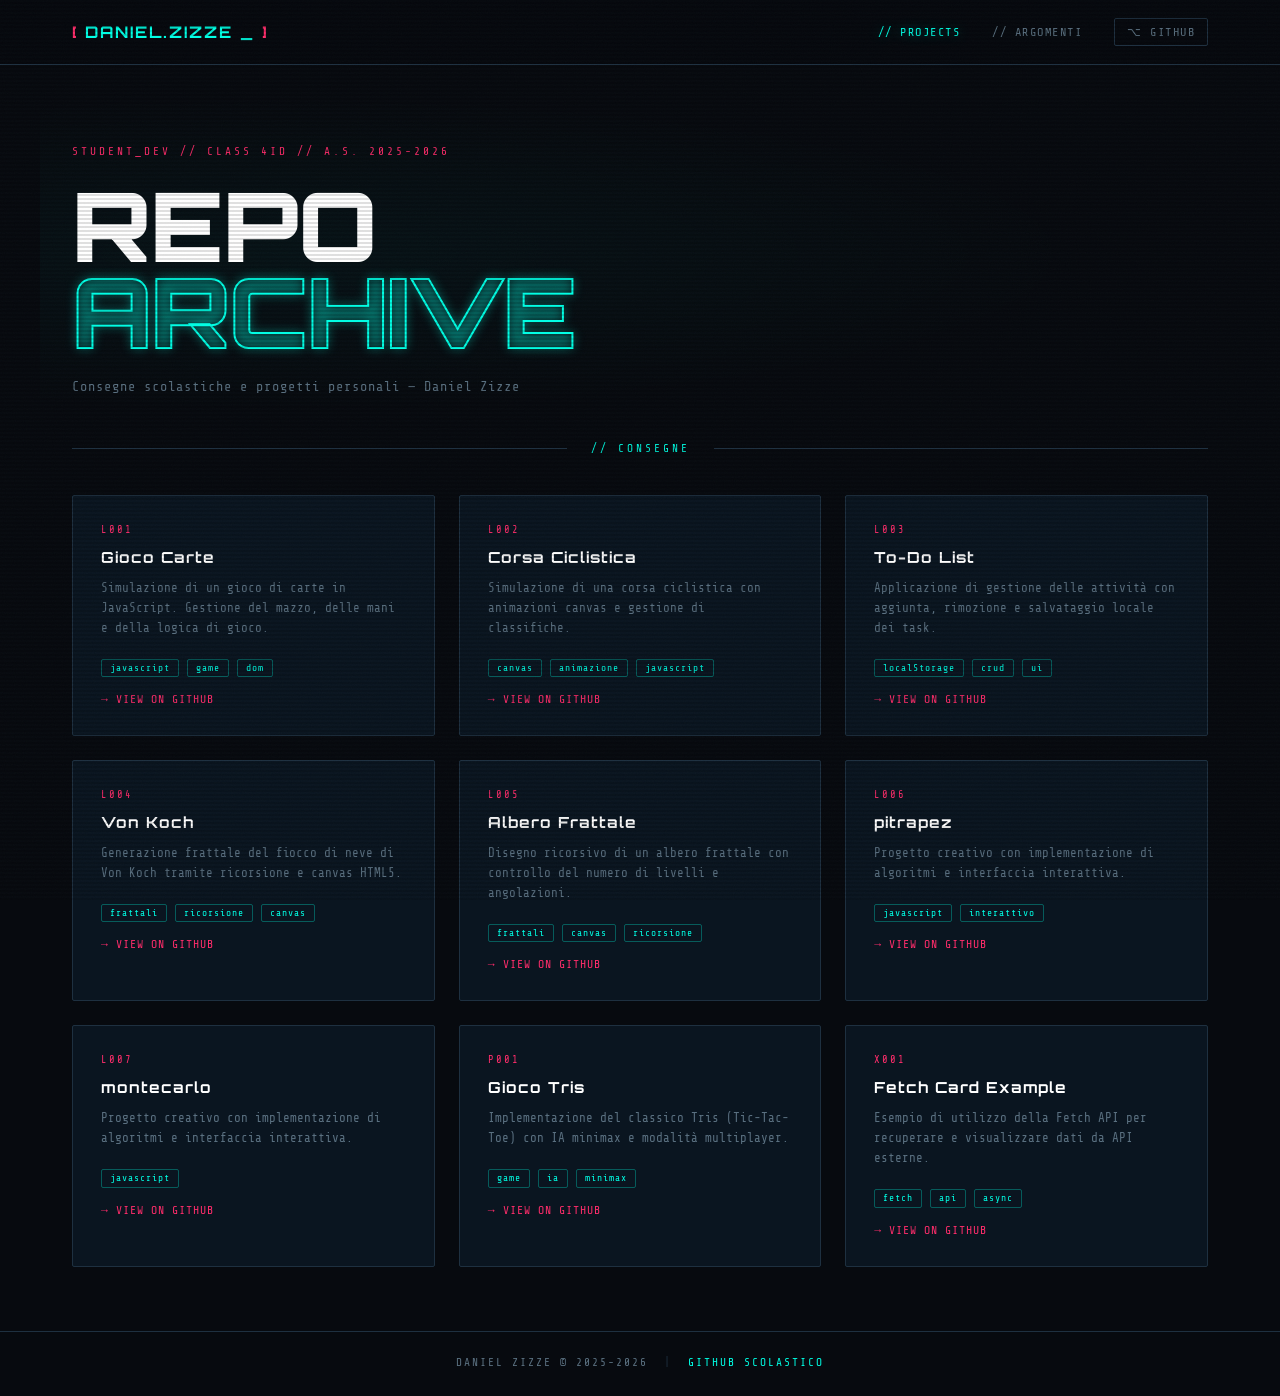
<file: index.html>
<!DOCTYPE html>
<html lang="it">
<head>
  <meta charset="UTF-8" />
  <meta name="viewport" content="width=device-width, initial-scale=1.0" />
  <title>Daniel Zizze — Poo</title>
  <link rel="stylesheet" href="style.css" />
  <link href="https://fonts.googleapis.com/css2?family=Share+Tech+Mono&family=Orbitron:wght@400;700;900&display=swap" rel="stylesheet" />
</head>
<body>
  <div class="scanlines"></div>
  <div class="noise"></div>

  <header>
    <div class="header-inner">
      <div class="logo">
        <span class="bracket">[</span>
        <span class="name" id="typed-name"></span>
        <span class="cursor-blink">_</span>
        <span class="bracket">]</span>
      </div>
      <nav>
        <a href="index.html" class="nav-link active">// PROJECTS</a>
        <a href="lezioni.html" class="nav-link">// ARGOMENTI</a>
        <a href="https://github.com/Zuccante/4id-consegne-2025-2026-DanielZizze" target="_blank" class="nav-link nav-gh">⌥ GITHUB</a>
      </nav>
    </div>
  </header>

  <main>
    <section class="hero">
      <div class="hero-tag">STUDENT_DEV // CLASS 4ID // A.S. 2025-2026</div>
      <h1 class="hero-title">REPO<br><span class="accent">ARCHIVE</span></h1>
      <p class="hero-sub">Consegne scolastiche e progetti personali — Daniel Zizze</p>
    </section>

    <section class="projects" id="projects">
      <div class="section-header">
        <span class="sh-line"></span>
        <span class="sh-label">// CONSEGNE</span>
        <span class="sh-line"></span>
      </div>
      <div class="cards-grid" id="cards-grid"></div>
    </section>
  </main>

  <footer>
    <span>DANIEL ZIZZE © 2025-2026</span>
    <span class="sep">|</span>
    <a href="https://github.com/Zuccante/4id-consegne-2025-2026-DanielZizze" target="_blank">GITHUB SCOLASTICO</a>
  </footer>

  <script src="script.js"></script>
</body>
</html>
</file>
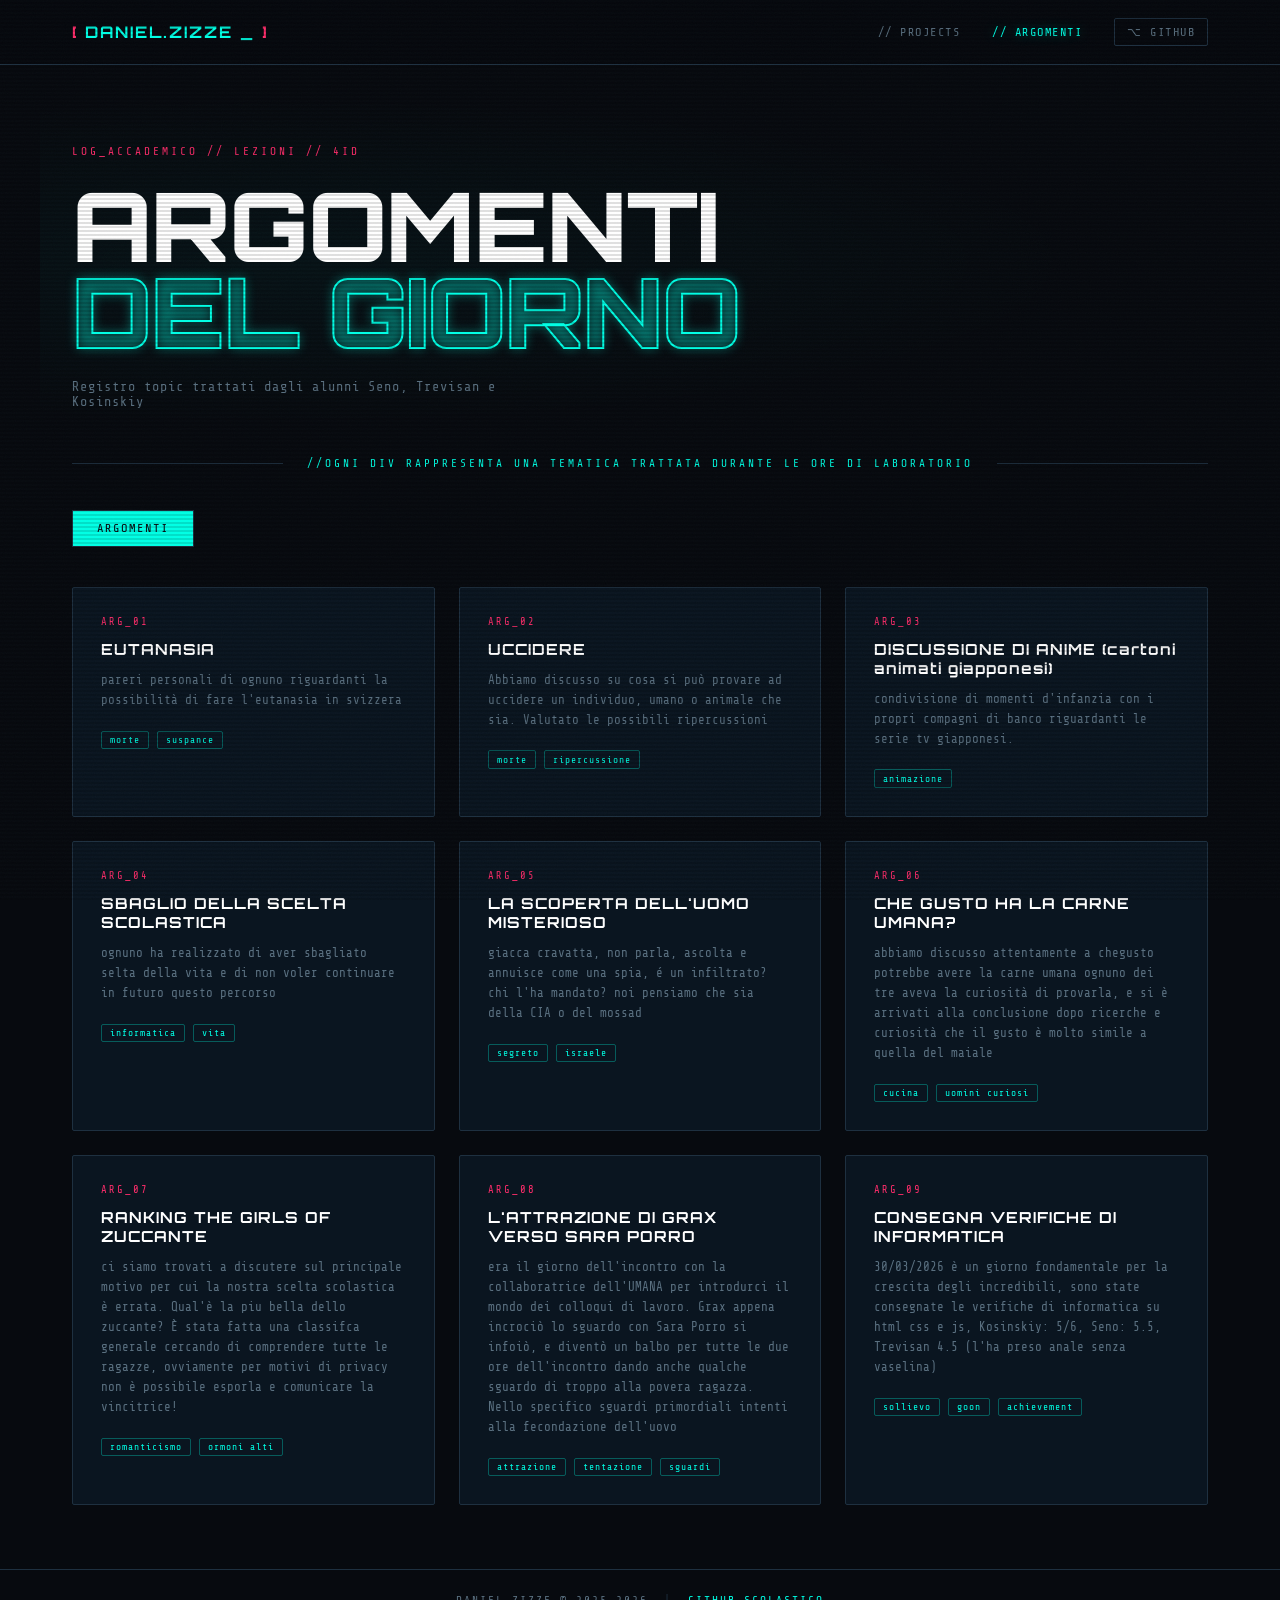
<file: lezioni.html>
<!DOCTYPE html>
<html lang="it">
<head>
  <meta charset="UTF-8" />
  <meta name="viewport" content="width=device-width, initial-scale=1.0" />
  <title>Argomenti del Giorno — Daniel Zizze</title>
  <link rel="stylesheet" href="style.css" />
  <link href="https://fonts.googleapis.com/css2?family=Share+Tech+Mono&family=Orbitron:wght@400;700;900&display=swap" rel="stylesheet" />
</head>
<body>
  <div class="scanlines"></div>
  <div class="noise"></div>

  <header>
    <div class="header-inner">
      <div class="logo">
        <span class="bracket">[</span>
        <span class="name" id="typed-name"></span>
        <span class="cursor-blink">_</span>
        <span class="bracket">]</span>
      </div>
      <nav>
        <a href="index.html" class="nav-link">// PROJECTS</a>
        <a href="lezioni.html" class="nav-link active">// ARGOMENTI</a>
        <a href="https://github.com/Zuccante/4id-consegne-2025-2026-DanielZizze" target="_blank" class="nav-link nav-gh">⌥ GITHUB</a>
      </nav>
    </div>
  </header>

  <main>
    <section class="hero">
      <div class="hero-tag">LOG_ACCADEMICO // LEZIONI // 4ID</div>
      <h1 class="hero-title">ARGOMENTI<br><span class="accent">DEL GIORNO</span></h1>
      <p class="hero-sub">Registro topic trattati dagli alunni Seno, Trevisan e Kosinskiy</p>
    </section>

    <section class="projects" id="lezioni">
      <div class="section-header">
        <span class="sh-line"></span>
        <span class="sh-label">//OGNI DIV RAPPRESENTA UNA TEMATICA TRATTATA DURANTE LE ORE DI LABORATORIO</span>
        <span class="sh-line"></span>
      </div>

      <div class="prof-tabs">
        <button class="tab-btn active" data-prof="seno">ARGOMENTI</button>

      </div>

      <div class="topic-panels">

        <!-- arg-->
        <div class="topic-panel active" id="panel-seno">
          <div class="cards-grid lezioni-grid">
            <div class="card">
              <div class="card-code">ARG_01</div>
              <div class="card-title">EUTANASIA</div>
              <div class="card-desc">pareri personali di ognuno riguardanti la possibilità di fare l'eutanasia in svizzera</div>
              <div class="card-tags"><span class="tag">morte</span><span class="tag">suspance</span></div>
            </div>
            <div class="card">
              <div class="card-code">ARG_02</div>
              <div class="card-title">UCCIDERE</div>
              <div class="card-desc">Abbiamo discusso su cosa si può provare ad uccidere un individuo, umano o animale che sia. Valutato le possibili ripercussioni</div>
              <div class="card-tags"><span class="tag">morte</span><span class="tag">ripercussione</span></div>
            </div>
            <div class="card">
              <div class="card-code">ARG_03</div>
              <div class="card-title">DISCUSSIONE DI ANIME (cartoni animati giapponesi)</div>
              <div class="card-desc">condivisione di momenti d'infanzia con i propri compagni di banco riguardanti le serie tv giapponesi.</div>
              <div class="card-tags"><span class="tag">animazione</span></div>
            </div>
            <div class="card">
              <div class="card-code">ARG_04</div>
              <div class="card-title">SBAGLIO DELLA SCELTA SCOLASTICA</div>
              <div class="card-desc">ognuno ha realizzato di aver sbagliato selta della vita e di non voler continuare in futuro questo percorso </div>
              <div class="card-tags"><span class="tag">informatica</span><span class="tag">vita</span></div>
            </div>
            <div class="card">
              <div class="card-code">ARG_05</div>
              <div class="card-title">LA SCOPERTA DELL'UOMO MISTERIOSO</div>
              <div class="card-desc">giacca cravatta, non parla, ascolta e annuisce come una spia, é un infiltrato? chi l'ha mandato? noi pensiamo che sia della CIA o del mossad </div>
              <div class="card-tags"><span class="tag">segreto</span><span class="tag">israele</span></div>
            </div>
             <div class="card">
              <div class="card-code">ARG_06</div>
              <div class="card-title">CHE GUSTO HA LA CARNE UMANA?</div>
              <div class="card-desc">abbiamo discusso attentamente a chegusto potrebbe avere la carne umana ognuno dei tre aveva la curiosità di provarla, e si è arrivati alla conclusione dopo ricerche e curiosità che il gusto è molto simile a quella del maiale </div>
              <div class="card-tags"><span class="tag">cucina</span><span class="tag">uomini curiosi</span></div>
            </div>
            <div class="card">
              <div class="card-code">ARG_07</div>
              <div class="card-title">RANKING THE GIRLS OF ZUCCANTE</div>
              <div class="card-desc">ci siamo trovati a discutere sul principale motivo per cui la nostra scelta scolastica è errata. Qual'è la piu bella dello zuccante? È stata fatta una classifca generale cercando di comprendere tutte le ragazze, ovviamente per motivi di privacy non è possibile esporla e comunicare la vincitrice! </div>
              <div class="card-tags"><span class="tag">romanticismo</span><span class="tag">ormoni alti</span></div>
            </div>
            <div class="card">
              <div class="card-code">ARG_08</div>
              <div class="card-title">L'ATTRAZIONE DI GRAX VERSO SARA PORRO</div>
              <div class="card-desc">era il giorno dell'incontro con la collaboratrice dell'UMANA per introdurci il mondo dei colloqui di lavoro. Grax appena incrociò lo sguardo con Sara Porro si infoiò, e diventò un balbo per tutte le due ore dell'incontro dando anche qualche sguardo di troppo alla povera ragazza. Nello specifico sguardi primordiali intenti alla fecondazione dell'uovo </div> 
              <div class="card-tags"><span class="tag">attrazione</span><span class="tag">tentazione</span><span class="tag">sguardi</span></div>
            </div>

            <div class="card">
              <div class="card-code">ARG_09</div>
              <div class="card-title">CONSEGNA VERIFICHE DI INFORMATICA</div>
              <div class="card-desc">30/03/2026 è un giorno fondamentale per la crescita degli incredibili, sono state consegnate le verifiche di informatica su html css e js, Kosinskiy: 5/6, Seno: 5.5, Trevisan 4.5 (l'ha preso anale senza vaselina)</div>
              <div class="card-tags"><span class="tag">sollievo</span><span class="tag">goon</span><span class="tag">achievement</span></div>
            </div>
            
          </div>
        </div>
      </div>
    </section>
  </main>

  <footer>
    <span>DANIEL ZIZZE © 2025-2026</span>
    <span class="sep">|</span>
    <a href="https://github.com/Zuccante/4id-consegne-2025-2026-DanielZizze" target="_blank">GITHUB SCOLASTICO</a>
  </footer>

  <script src="script.js"></script>
  <script src="lezioni.js"></script>
</body>
</html>
</file>
<file: style.css>
/* ═══════════════════════════════════
   DANIEL ZIZZE PORTFOLIO — style.css
   Aesthetic: Terminal / Cyberpunk
═══════════════════════════════════ */

:root {
  --bg: #070a0f;
  --bg2: #0c1018;
  --bg3: #111820;
  --accent: #00ffe5;
  --accent2: #ff2d6b;
  --green: #39ff14;
  --text: #c8d8e8;
  --text-dim: #5a7080;
  --border: #1e3040;
  --card-bg: #0a1520;
  --font-mono: 'Share Tech Mono', monospace;
  --font-display: 'Orbitron', monospace;
  --glow: 0 0 12px rgba(0,255,229,0.4);
  --glow2: 0 0 12px rgba(255,45,107,0.4);
}

*, *::before, *::after { box-sizing: border-box; margin: 0; padding: 0; }

html { scroll-behavior: smooth; }

body {
  background: var(--bg);
  color: var(--text);
  font-family: var(--font-mono);
  min-height: 100vh;
  overflow-x: hidden;
  position: relative;
}

/* ── EFFECTS ── */
.scanlines {
  position: fixed;
  inset: 0;
  pointer-events: none;
  z-index: 100;
  background: repeating-linear-gradient(
    to bottom,
    transparent 0px,
    transparent 2px,
    rgba(0,0,0,0.12) 2px,
    rgba(0,0,0,0.12) 4px
  );
}

.noise {
  position: fixed;
  inset: 0;
  pointer-events: none;
  z-index: 99;
  opacity: 0.025;
  background-image: url("data:image/svg+xml,%3Csvg viewBox='0 0 256 256' xmlns='http://www.w3.org/2000/svg'%3E%3Cfilter id='n'%3E%3CfeTurbulence type='fractalNoise' baseFrequency='0.9' numOctaves='4' stitchTiles='stitch'/%3E%3C/filter%3E%3Crect width='100%25' height='100%25' filter='url(%23n)'/%3E%3C/svg%3E");
  background-size: 256px 256px;
}

/* ── HEADER ── */
header {
  position: sticky;
  top: 0;
  z-index: 50;
  background: rgba(7,10,15,0.92);
  backdrop-filter: blur(8px);
  border-bottom: 1px solid var(--border);
}

.header-inner {
  max-width: 1200px;
  margin: 0 auto;
  padding: 0 2rem;
  height: 64px;
  display: flex;
  align-items: center;
  justify-content: space-between;
}

.logo {
  font-family: var(--font-display);
  font-size: 1rem;
  font-weight: 700;
  letter-spacing: 2px;
}
.bracket { color: var(--accent2); }
.name { color: var(--accent); }
.cursor-blink {
  color: var(--accent);
  animation: blink 1s step-end infinite;
}
@keyframes blink { 0%,100%{opacity:1} 50%{opacity:0} }

nav { display: flex; gap: 2rem; align-items: center; }

.nav-link {
  color: var(--text-dim);
  text-decoration: none;
  font-size: 0.75rem;
  letter-spacing: 1.5px;
  transition: color 0.2s, text-shadow 0.2s;
}
.nav-link:hover, .nav-link.active {
  color: var(--accent);
  text-shadow: var(--glow);
}
.nav-gh {
  color: var(--text-dim);
  border: 1px solid var(--border);
  padding: 0.35rem 0.75rem;
  border-radius: 2px;
}
.nav-gh:hover {
  color: var(--accent2);
  border-color: var(--accent2);
  text-shadow: var(--glow2);
}

/* ── MAIN ── */
main {
  max-width: 1200px;
  margin: 0 auto;
  padding: 0 2rem 4rem;
}

/* ── HERO ── */
.hero {
  padding: 5rem 0 3rem;
  position: relative;
}
.hero::before {
  content: '';
  position: absolute;
  top: 0; left: -2rem; right: -2rem; bottom: 0;
  background: radial-gradient(ellipse at 20% 50%, rgba(0,255,229,0.04) 0%, transparent 60%);
  pointer-events: none;
}

.hero-tag {
  font-size: 0.7rem;
  letter-spacing: 3px;
  color: var(--accent2);
  margin-bottom: 1.5rem;
  opacity: 0;
  animation: fadeUp 0.6s ease 0.2s forwards;
}

.hero-title {
  font-family: var(--font-display);
  font-size: clamp(3rem, 8vw, 6rem);
  font-weight: 900;
  line-height: 0.9;
  letter-spacing: -1px;
  color: #fff;
  opacity: 0;
  animation: fadeUp 0.6s ease 0.4s forwards;
}
.hero-title .accent {
  color: transparent;
  -webkit-text-stroke: 2px var(--accent);
  text-shadow: var(--glow);
}

.hero-sub {
  margin-top: 1.5rem;
  color: var(--text-dim);
  font-size: 0.85rem;
  letter-spacing: 1px;
  max-width: 500px;
  opacity: 0;
  animation: fadeUp 0.6s ease 0.6s forwards;
}

@keyframes fadeUp {
  from { opacity: 0; transform: translateY(20px); }
  to   { opacity: 1; transform: translateY(0); }
}

/* ── SECTION HEADER ── */
.section-header {
  display: flex;
  align-items: center;
  gap: 1.5rem;
  margin-bottom: 2.5rem;
}
.sh-line { flex: 1; height: 1px; background: var(--border); }
.sh-label {
  font-size: 0.7rem;
  letter-spacing: 3px;
  color: var(--accent);
  white-space: nowrap;
}

/* ── CARDS GRID ── */
.cards-grid {
  display: grid;
  grid-template-columns: repeat(auto-fill, minmax(280px, 1fr));
  gap: 1.5rem;
}

.card {
  background: var(--card-bg);
  border: 1px solid var(--border);
  border-radius: 2px;
  padding: 1.75rem;
  position: relative;
  overflow: hidden;
  opacity: 0;
  transform: translateY(16px);
  transition: border-color 0.3s, box-shadow 0.3s, transform 0.3s;
  animation: cardIn 0.5s ease forwards;
}
.card:hover {
  border-color: var(--accent);
  box-shadow: var(--glow), inset 0 0 30px rgba(0,255,229,0.02);
  transform: translateY(-4px);
}
.card::before {
  content: '';
  position: absolute;
  top: 0; left: 0; right: 0;
  height: 2px;
  background: linear-gradient(90deg, var(--accent2), var(--accent));
  opacity: 0;
  transition: opacity 0.3s;
}
.card:hover::before { opacity: 1; }

@keyframes cardIn {
  to { opacity: 1; transform: translateY(0); }
}

.card-code {
  font-size: 0.65rem;
  letter-spacing: 2px;
  color: var(--accent2);
  margin-bottom: 0.75rem;
}
.card-title {
  font-family: var(--font-display);
  font-size: 0.95rem;
  font-weight: 700;
  color: #fff;
  margin-bottom: 0.75rem;
  letter-spacing: 1px;
}
.card-desc {
  font-size: 0.78rem;
  color: var(--text-dim);
  line-height: 1.6;
  margin-bottom: 1.25rem;
}
.card-tags {
  display: flex;
  flex-wrap: wrap;
  gap: 0.5rem;
}
.tag {
  font-size: 0.6rem;
  letter-spacing: 1px;
  color: var(--accent);
  border: 1px solid rgba(0,255,229,0.3);
  padding: 0.2rem 0.5rem;
  border-radius: 2px;
}
.card-link {
  display: inline-flex;
  align-items: center;
  gap: 0.4rem;
  margin-top: 1rem;
  font-size: 0.72rem;
  color: var(--accent2);
  text-decoration: none;
  letter-spacing: 1px;
  transition: color 0.2s, text-shadow 0.2s;
}
.card-link:hover {
  color: #fff;
  text-shadow: var(--glow2);
}

/* staggered card animations */
.card:nth-child(1) { animation-delay: 0.1s; }
.card:nth-child(2) { animation-delay: 0.2s; }
.card:nth-child(3) { animation-delay: 0.3s; }
.card:nth-child(4) { animation-delay: 0.4s; }
.card:nth-child(5) { animation-delay: 0.5s; }
.card:nth-child(6) { animation-delay: 0.6s; }
.card:nth-child(7) { animation-delay: 0.7s; }
.card:nth-child(8) { animation-delay: 0.8s; }

/* ── LEZIONI TAB ── */
.prof-tabs {
  display: flex;
  gap: 0;
  margin-bottom: 2.5rem;
  border: 1px solid var(--border);
  width: fit-content;
}
.tab-btn {
  background: transparent;
  border: none;
  border-right: 1px solid var(--border);
  color: var(--text-dim);
  font-family: var(--font-mono);
  font-size: 0.75rem;
  letter-spacing: 2px;
  padding: 0.65rem 1.5rem;
  cursor: pointer;
  transition: background 0.2s, color 0.2s;
}
.tab-btn:last-child { border-right: none; }
.tab-btn:hover { background: var(--bg3); color: var(--text); }
.tab-btn.active {
  background: var(--accent);
  color: var(--bg);
}

.topic-panel { display: none; }
.topic-panel.active { display: block; }

/* ── FOOTER ── */
footer {
  border-top: 1px solid var(--border);
  padding: 1.5rem 2rem;
  text-align: center;
  font-size: 0.7rem;
  color: var(--text-dim);
  letter-spacing: 2px;
  display: flex;
  justify-content: center;
  gap: 1rem;
  align-items: center;
}
footer a {
  color: var(--accent);
  text-decoration: none;
  transition: text-shadow 0.2s;
}
footer a:hover { text-shadow: var(--glow); }
.sep { color: var(--border); }

/* ── RESPONSIVE ── */
@media (max-width: 640px) {
  .header-inner { flex-direction: column; height: auto; padding: 1rem; gap: 0.75rem; }
  nav { gap: 1rem; flex-wrap: wrap; justify-content: center; }
  .hero-title { font-size: 2.5rem; }
  .cards-grid { grid-template-columns: 1fr; }
  .prof-tabs { flex-direction: column; width: 100%; }
  .tab-btn { border-right: none; border-bottom: 1px solid var(--border); }
  .tab-btn:last-child { border-bottom: none; }
}
</file>
